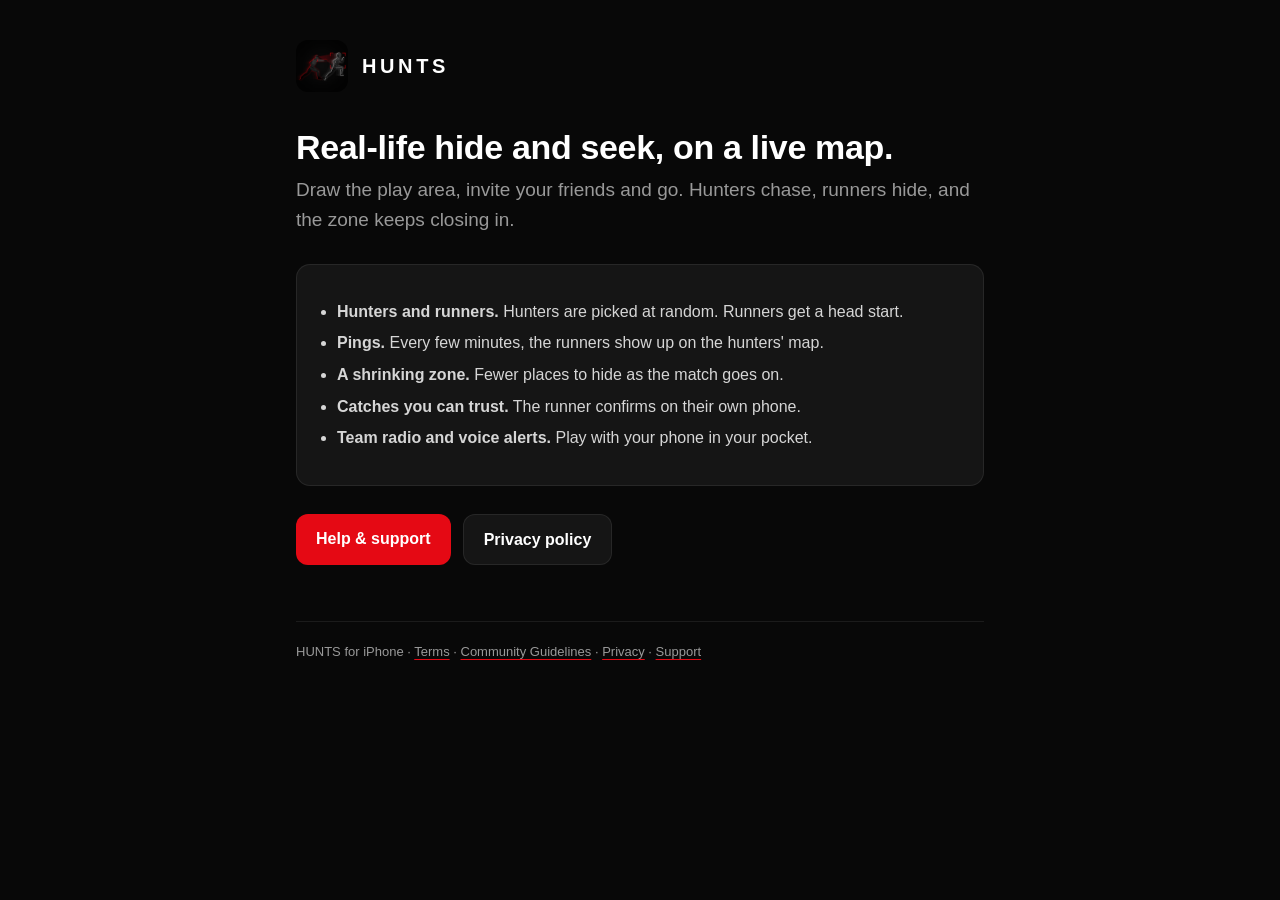
<file: index.html>
<!doctype html>
<html lang="en">
<head>
  <meta charset="utf-8">
  <meta name="viewport" content="width=device-width, initial-scale=1">
  <title>HUNTS – real-life hide and seek</title>
  <meta name="description" content="HUNTS turns your neighbourhood into a live game of hide and seek: hunters, runners, pings and a shrinking zone on a real map.">
  <link rel="icon" href="favicon.png">
  <link rel="apple-touch-icon" href="apple-touch-icon.png">
  <link rel="stylesheet" href="style.css">
</head>
<body>
  <main>
    <header class="brand">
      <img src="icon.png" alt="">
      <a href="./">HUNTS</a>
    </header>

    <h1>Real-life hide and seek, on a live map.</h1>
    <p class="lead">Draw the play area, invite your friends and go. Hunters chase, runners hide, and the zone keeps closing in.</p>

    <div class="card">
      <ul>
        <li><strong>Hunters and runners.</strong> Hunters are picked at random. Runners get a head start.</li>
        <li><strong>Pings.</strong> Every few minutes, the runners show up on the hunters' map.</li>
        <li><strong>A shrinking zone.</strong> Fewer places to hide as the match goes on.</li>
        <li><strong>Catches you can trust.</strong> The runner confirms on their own phone.</li>
        <li><strong>Team radio and voice alerts.</strong> Play with your phone in your pocket.</li>
      </ul>
    </div>

    <div class="links">
      <a class="button" href="support/">Help &amp; support</a>
      <a class="button secondary" href="privacy/">Privacy policy</a>
    </div>

    <footer>
      HUNTS for iPhone · <a href="terms/">Terms</a> · <a href="community/">Community Guidelines</a> · <a href="privacy/">Privacy</a> · <a href="support/">Support</a>
    </footer>
  </main>
</body>
</html>
</file>
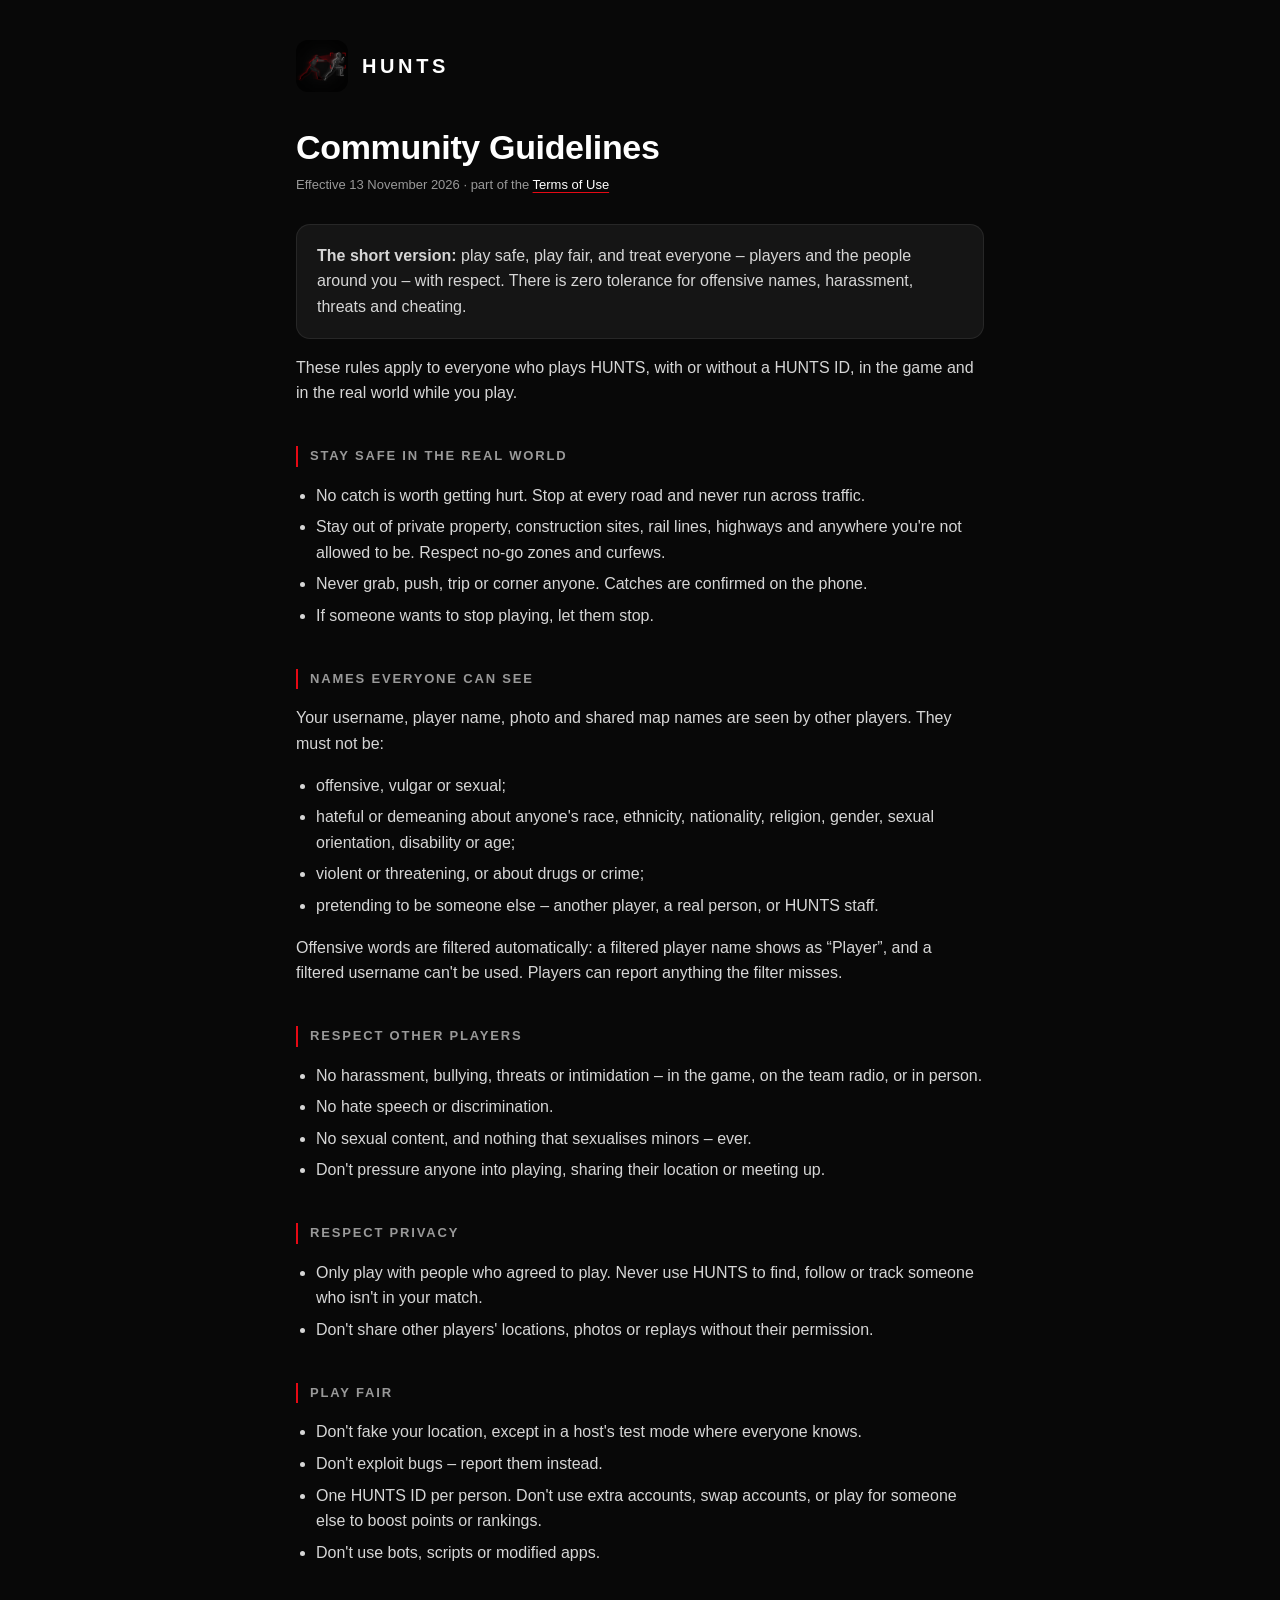
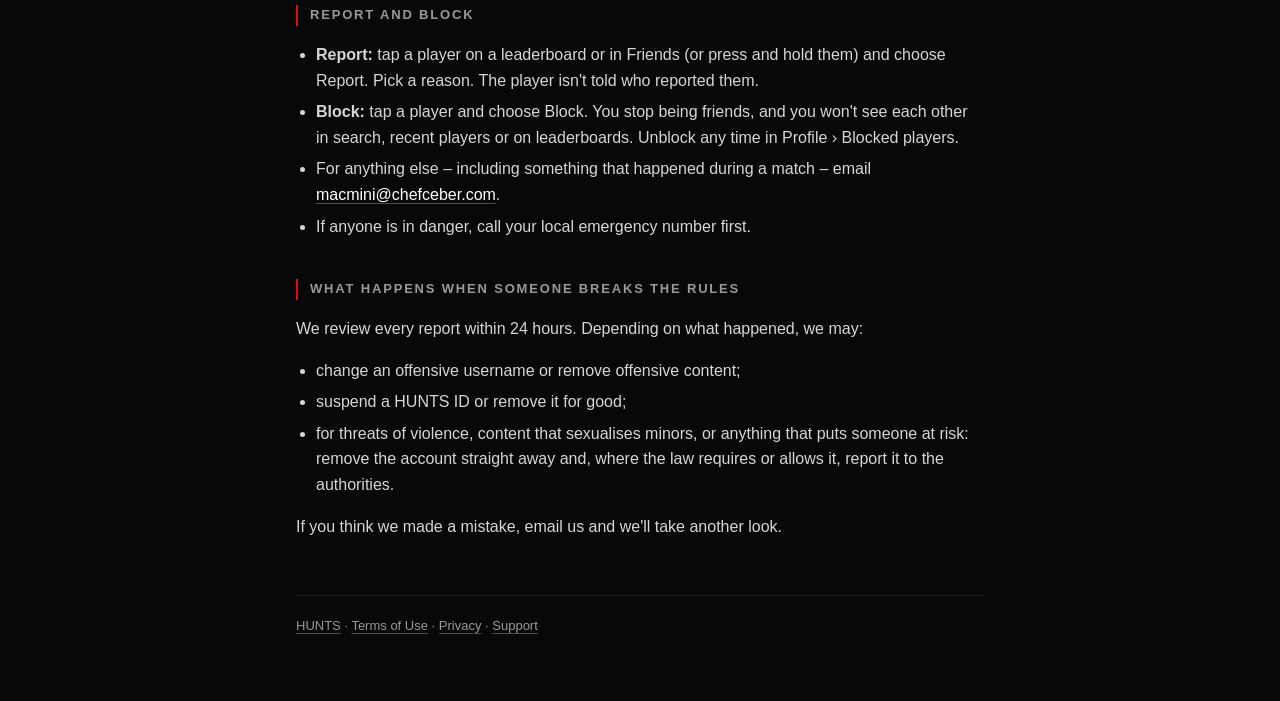
<file: community/index.html>
<!doctype html>
<html lang="en">
<head>
  <meta charset="utf-8">
  <meta name="viewport" content="width=device-width, initial-scale=1">
  <title>HUNTS – Community Guidelines</title>
  <meta name="description" content="How to play HUNTS fairly and safely: names, behaviour, fair play, privacy, and what happens when someone breaks the rules.">
  <link rel="icon" href="../favicon.png">
  <link rel="apple-touch-icon" href="../apple-touch-icon.png">
  <link rel="stylesheet" href="../style.css">
</head>
<body>
  <main>
    <header class="brand">
      <img src="../icon.png" alt="">
      <a href="../">HUNTS</a>
    </header>

    <h1>Community Guidelines</h1>
    <p class="updated">Effective 13 November 2026 · part of the <a href="../terms/">Terms of Use</a></p>

    <div class="card">
      <p><strong>The short version:</strong> play safe, play fair, and treat everyone – players and the people around you – with respect. There is zero tolerance for offensive names, harassment, threats and cheating.</p>
    </div>

    <p>These rules apply to everyone who plays HUNTS, with or without a HUNTS ID, in the game and in the real world while you play.</p>

    <h2>Stay safe in the real world</h2>
    <ul>
      <li>No catch is worth getting hurt. Stop at every road and never run across traffic.</li>
      <li>Stay out of private property, construction sites, rail lines, highways and anywhere you're not allowed to be. Respect no-go zones and curfews.</li>
      <li>Never grab, push, trip or corner anyone. Catches are confirmed on the phone.</li>
      <li>If someone wants to stop playing, let them stop.</li>
    </ul>

    <h2>Names everyone can see</h2>
    <p>Your username, player name, photo and shared map names are seen by other players. They must not be:</p>
    <ul>
      <li>offensive, vulgar or sexual;</li>
      <li>hateful or demeaning about anyone's race, ethnicity, nationality, religion, gender, sexual orientation, disability or age;</li>
      <li>violent or threatening, or about drugs or crime;</li>
      <li>pretending to be someone else – another player, a real person, or HUNTS staff.</li>
    </ul>
    <p>Offensive words are filtered automatically: a filtered player name shows as “Player”, and a filtered username can't be used. Players can report anything the filter misses.</p>

    <h2>Respect other players</h2>
    <ul>
      <li>No harassment, bullying, threats or intimidation – in the game, on the team radio, or in person.</li>
      <li>No hate speech or discrimination.</li>
      <li>No sexual content, and nothing that sexualises minors – ever.</li>
      <li>Don't pressure anyone into playing, sharing their location or meeting up.</li>
    </ul>

    <h2>Respect privacy</h2>
    <ul>
      <li>Only play with people who agreed to play. Never use HUNTS to find, follow or track someone who isn't in your match.</li>
      <li>Don't share other players' locations, photos or replays without their permission.</li>
    </ul>

    <h2>Play fair</h2>
    <ul>
      <li>Don't fake your location, except in a host's test mode where everyone knows.</li>
      <li>Don't exploit bugs – report them instead.</li>
      <li>One HUNTS ID per person. Don't use extra accounts, swap accounts, or play for someone else to boost points or rankings.</li>
      <li>Don't use bots, scripts or modified apps.</li>
    </ul>

    <h2>Report and block</h2>
    <ul>
      <li><strong>Report:</strong> tap a player on a leaderboard or in Friends (or press and hold them) and choose Report. Pick a reason. The player isn't told who reported them.</li>
      <li><strong>Block:</strong> tap a player and choose Block. You stop being friends, and you won't see each other in search, recent players or on leaderboards. Unblock any time in Profile › Blocked players.</li>
      <li>For anything else – including something that happened during a match – email <a href="mailto:macmini@chefceber.com?subject=HUNTS%20report">macmini@chefceber.com</a>.</li>
      <li>If anyone is in danger, call your local emergency number first.</li>
    </ul>

    <h2>What happens when someone breaks the rules</h2>
    <p>We review every report within 24 hours. Depending on what happened, we may:</p>
    <ul>
      <li>change an offensive username or remove offensive content;</li>
      <li>suspend a HUNTS ID or remove it for good;</li>
      <li>for threats of violence, content that sexualises minors, or anything that puts someone at risk: remove the account straight away and, where the law requires or allows it, report it to the authorities.</li>
    </ul>
    <p>If you think we made a mistake, email us and we'll take another look.</p>

    <footer>
      <a href="../">HUNTS</a> · <a href="../terms/">Terms of Use</a> · <a href="../privacy/">Privacy</a> · <a href="../support/">Support</a>
    </footer>
  </main>
</body>
</html>
</file>
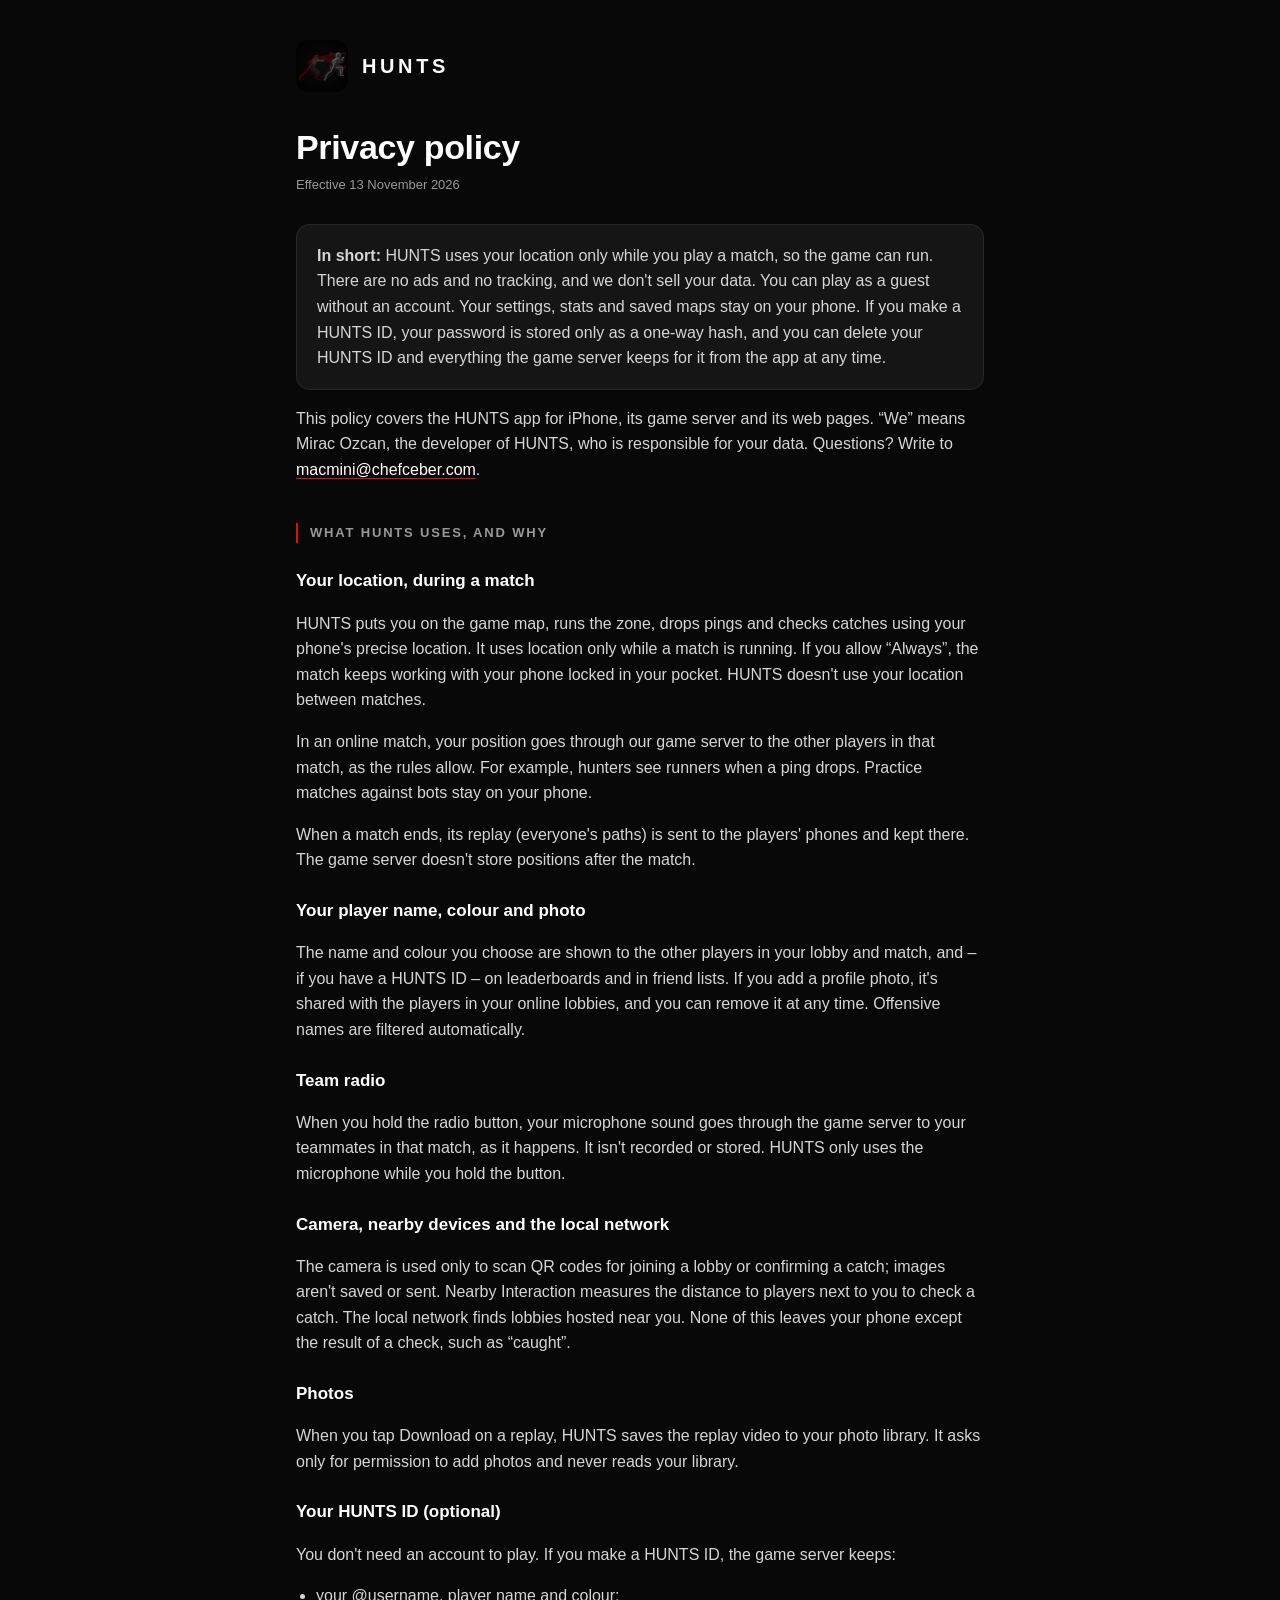
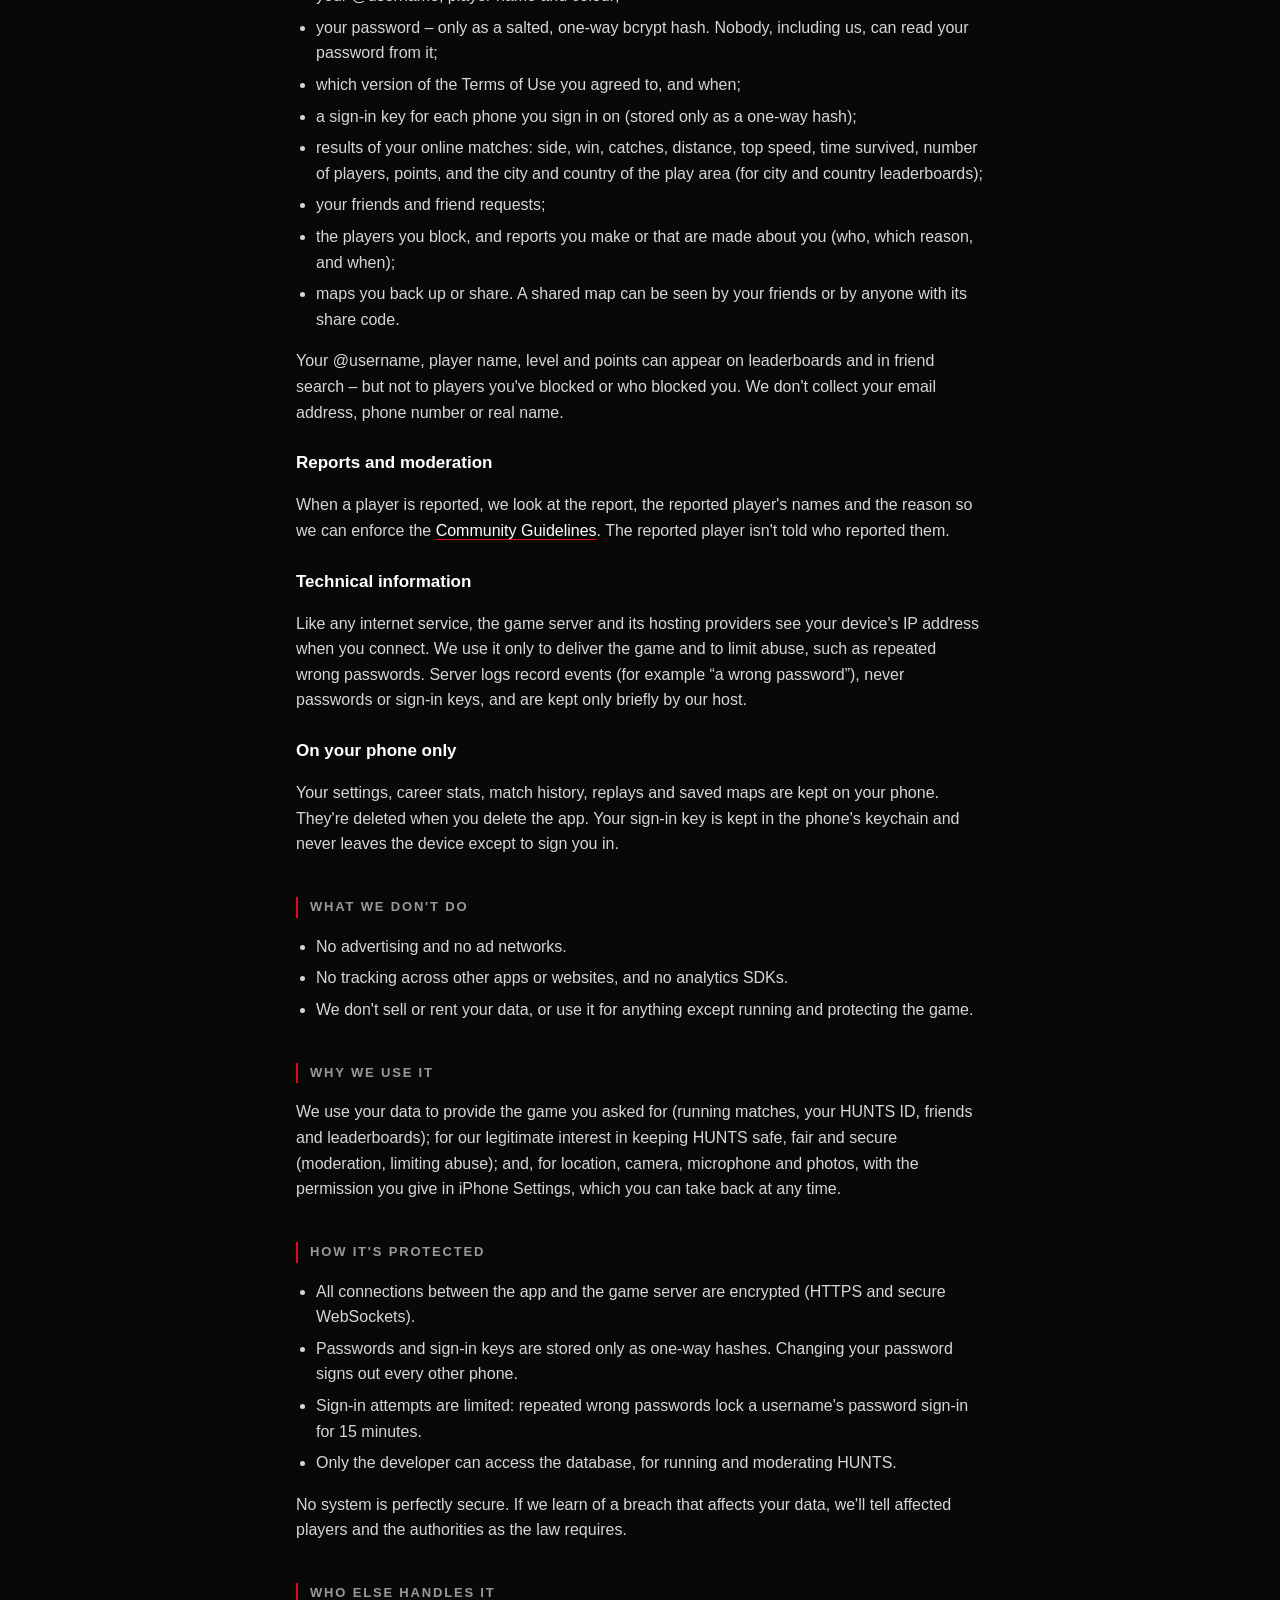
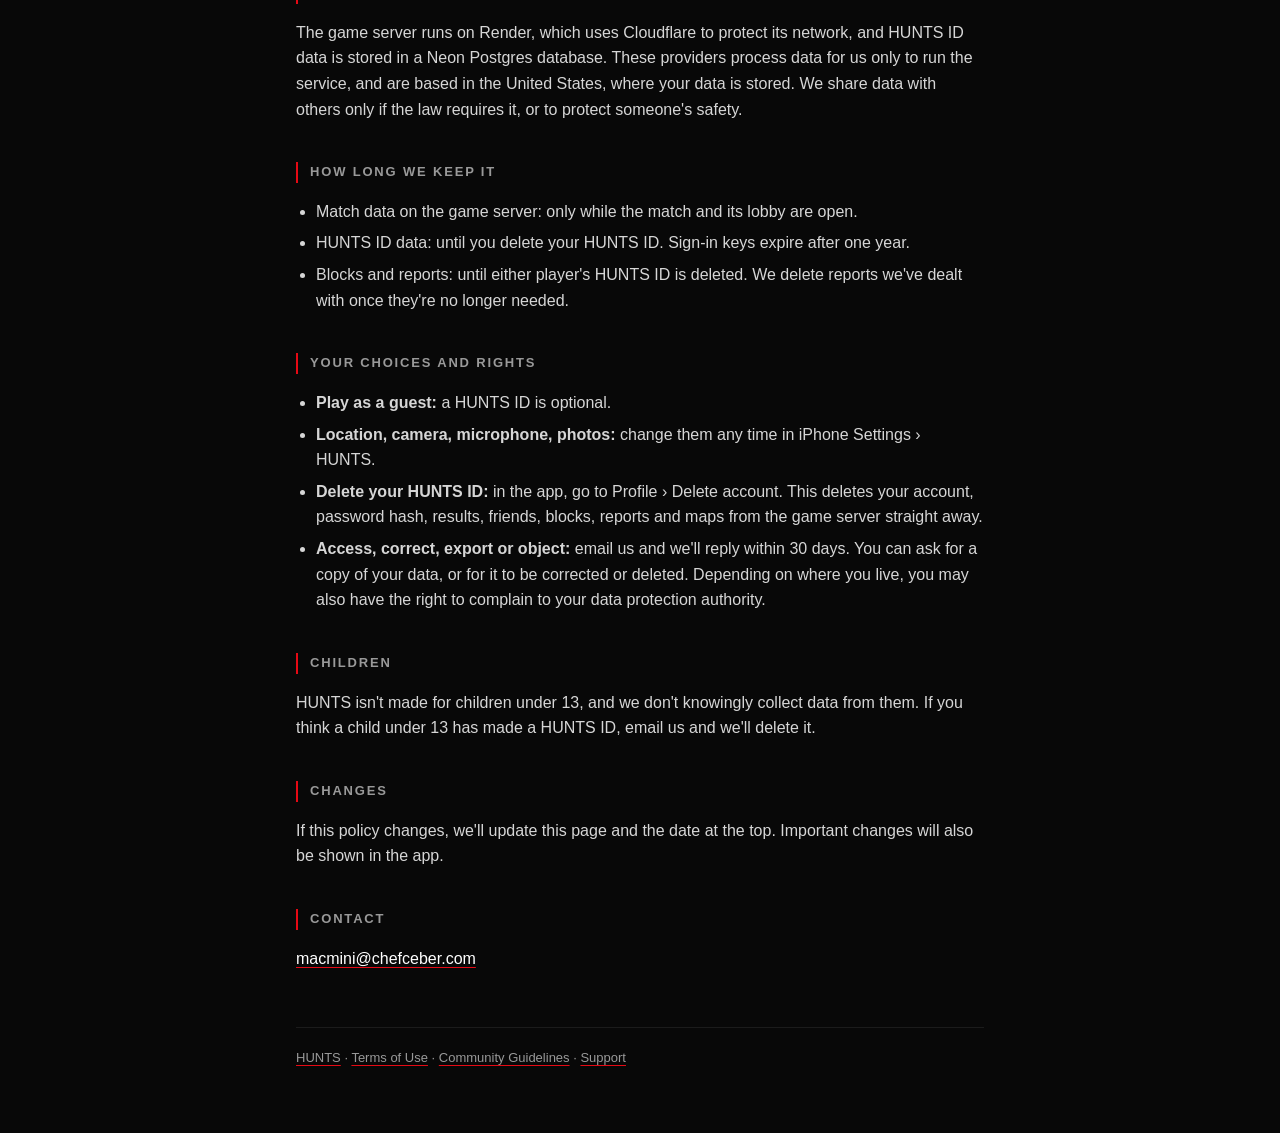
<file: privacy/index.html>
<!doctype html>
<html lang="en">
<head>
  <meta charset="utf-8">
  <meta name="viewport" content="width=device-width, initial-scale=1">
  <title>HUNTS – Privacy policy</title>
  <meta name="description" content="What HUNTS does with your location and other data, how it's protected, and how to delete it.">
  <link rel="icon" href="../favicon.png">
  <link rel="apple-touch-icon" href="../apple-touch-icon.png">
  <link rel="stylesheet" href="../style.css">
</head>
<body>
  <main>
    <header class="brand">
      <img src="../icon.png" alt="">
      <a href="../">HUNTS</a>
    </header>

    <h1>Privacy policy</h1>
    <p class="updated">Effective 13 November 2026</p>

    <div class="card">
      <p><strong>In short:</strong> HUNTS uses your location only while you play a match, so the game can run. There are no ads and no tracking, and we don't sell your data. You can play as a guest without an account. Your settings, stats and saved maps stay on your phone. If you make a HUNTS ID, your password is stored only as a one-way hash, and you can delete your HUNTS ID and everything the game server keeps for it from the app at any time.</p>
    </div>

    <p>This policy covers the HUNTS app for iPhone, its game server and its web pages. “We” means Mirac Ozcan, the developer of HUNTS, who is responsible for your data. Questions? Write to <a href="mailto:macmini@chefceber.com">macmini@chefceber.com</a>.</p>

    <h2>What HUNTS uses, and why</h2>

    <h3>Your location, during a match</h3>
    <p>HUNTS puts you on the game map, runs the zone, drops pings and checks catches using your phone's precise location. It uses location only while a match is running. If you allow “Always”, the match keeps working with your phone locked in your pocket. HUNTS doesn't use your location between matches.</p>
    <p>In an online match, your position goes through our game server to the other players in that match, as the rules allow. For example, hunters see runners when a ping drops. Practice matches against bots stay on your phone.</p>
    <p>When a match ends, its replay (everyone's paths) is sent to the players' phones and kept there. The game server doesn't store positions after the match.</p>

    <h3>Your player name, colour and photo</h3>
    <p>The name and colour you choose are shown to the other players in your lobby and match, and – if you have a HUNTS ID – on leaderboards and in friend lists. If you add a profile photo, it's shared with the players in your online lobbies, and you can remove it at any time. Offensive names are filtered automatically.</p>

    <h3>Team radio</h3>
    <p>When you hold the radio button, your microphone sound goes through the game server to your teammates in that match, as it happens. It isn't recorded or stored. HUNTS only uses the microphone while you hold the button.</p>

    <h3>Camera, nearby devices and the local network</h3>
    <p>The camera is used only to scan QR codes for joining a lobby or confirming a catch; images aren't saved or sent. Nearby Interaction measures the distance to players next to you to check a catch. The local network finds lobbies hosted near you. None of this leaves your phone except the result of a check, such as “caught”.</p>

    <h3>Photos</h3>
    <p>When you tap Download on a replay, HUNTS saves the replay video to your photo library. It asks only for permission to add photos and never reads your library.</p>

    <h3>Your HUNTS ID (optional)</h3>
    <p>You don't need an account to play. If you make a HUNTS ID, the game server keeps:</p>
    <ul>
      <li>your @username, player name and colour;</li>
      <li>your password – only as a salted, one-way bcrypt hash. Nobody, including us, can read your password from it;</li>
      <li>which version of the Terms of Use you agreed to, and when;</li>
      <li>a sign-in key for each phone you sign in on (stored only as a one-way hash);</li>
      <li>results of your online matches: side, win, catches, distance, top speed, time survived, number of players, points, and the city and country of the play area (for city and country leaderboards);</li>
      <li>your friends and friend requests;</li>
      <li>the players you block, and reports you make or that are made about you (who, which reason, and when);</li>
      <li>maps you back up or share. A shared map can be seen by your friends or by anyone with its share code.</li>
    </ul>
    <p>Your @username, player name, level and points can appear on leaderboards and in friend search – but not to players you've blocked or who blocked you. We don't collect your email address, phone number or real name.</p>

    <h3>Reports and moderation</h3>
    <p>When a player is reported, we look at the report, the reported player's names and the reason so we can enforce the <a href="../community/">Community Guidelines</a>. The reported player isn't told who reported them.</p>

    <h3>Technical information</h3>
    <p>Like any internet service, the game server and its hosting providers see your device's IP address when you connect. We use it only to deliver the game and to limit abuse, such as repeated wrong passwords. Server logs record events (for example “a wrong password”), never passwords or sign-in keys, and are kept only briefly by our host.</p>

    <h3>On your phone only</h3>
    <p>Your settings, career stats, match history, replays and saved maps are kept on your phone. They're deleted when you delete the app. Your sign-in key is kept in the phone's keychain and never leaves the device except to sign you in.</p>

    <h2>What we don't do</h2>
    <ul>
      <li>No advertising and no ad networks.</li>
      <li>No tracking across other apps or websites, and no analytics SDKs.</li>
      <li>We don't sell or rent your data, or use it for anything except running and protecting the game.</li>
    </ul>

    <h2>Why we use it</h2>
    <p>We use your data to provide the game you asked for (running matches, your HUNTS ID, friends and leaderboards); for our legitimate interest in keeping HUNTS safe, fair and secure (moderation, limiting abuse); and, for location, camera, microphone and photos, with the permission you give in iPhone Settings, which you can take back at any time.</p>

    <h2>How it's protected</h2>
    <ul>
      <li>All connections between the app and the game server are encrypted (HTTPS and secure WebSockets).</li>
      <li>Passwords and sign-in keys are stored only as one-way hashes. Changing your password signs out every other phone.</li>
      <li>Sign-in attempts are limited: repeated wrong passwords lock a username's password sign-in for 15 minutes.</li>
      <li>Only the developer can access the database, for running and moderating HUNTS.</li>
    </ul>
    <p>No system is perfectly secure. If we learn of a breach that affects your data, we'll tell affected players and the authorities as the law requires.</p>

    <h2>Who else handles it</h2>
    <p>The game server runs on Render, which uses Cloudflare to protect its network, and HUNTS ID data is stored in a Neon Postgres database. These providers process data for us only to run the service, and are based in the United States, where your data is stored. We share data with others only if the law requires it, or to protect someone's safety.</p>

    <h2>How long we keep it</h2>
    <ul>
      <li>Match data on the game server: only while the match and its lobby are open.</li>
      <li>HUNTS ID data: until you delete your HUNTS ID. Sign-in keys expire after one year.</li>
      <li>Blocks and reports: until either player's HUNTS ID is deleted. We delete reports we've dealt with once they're no longer needed.</li>
    </ul>

    <h2>Your choices and rights</h2>
    <ul>
      <li><strong>Play as a guest:</strong> a HUNTS ID is optional.</li>
      <li><strong>Location, camera, microphone, photos:</strong> change them any time in iPhone Settings › HUNTS.</li>
      <li><strong>Delete your HUNTS ID:</strong> in the app, go to Profile › Delete account. This deletes your account, password hash, results, friends, blocks, reports and maps from the game server straight away.</li>
      <li><strong>Access, correct, export or object:</strong> email us and we'll reply within 30 days. You can ask for a copy of your data, or for it to be corrected or deleted. Depending on where you live, you may also have the right to complain to your data protection authority.</li>
    </ul>

    <h2>Children</h2>
    <p>HUNTS isn't made for children under 13, and we don't knowingly collect data from them. If you think a child under 13 has made a HUNTS ID, email us and we'll delete it.</p>

    <h2>Changes</h2>
    <p>If this policy changes, we'll update this page and the date at the top. Important changes will also be shown in the app.</p>

    <h2>Contact</h2>
    <p><a href="mailto:macmini@chefceber.com">macmini@chefceber.com</a></p>

    <footer>
      <a href="../">HUNTS</a> · <a href="../terms/">Terms of Use</a> · <a href="../community/">Community Guidelines</a> · <a href="../support/">Support</a>
    </footer>
  </main>
</body>
</html>
</file>
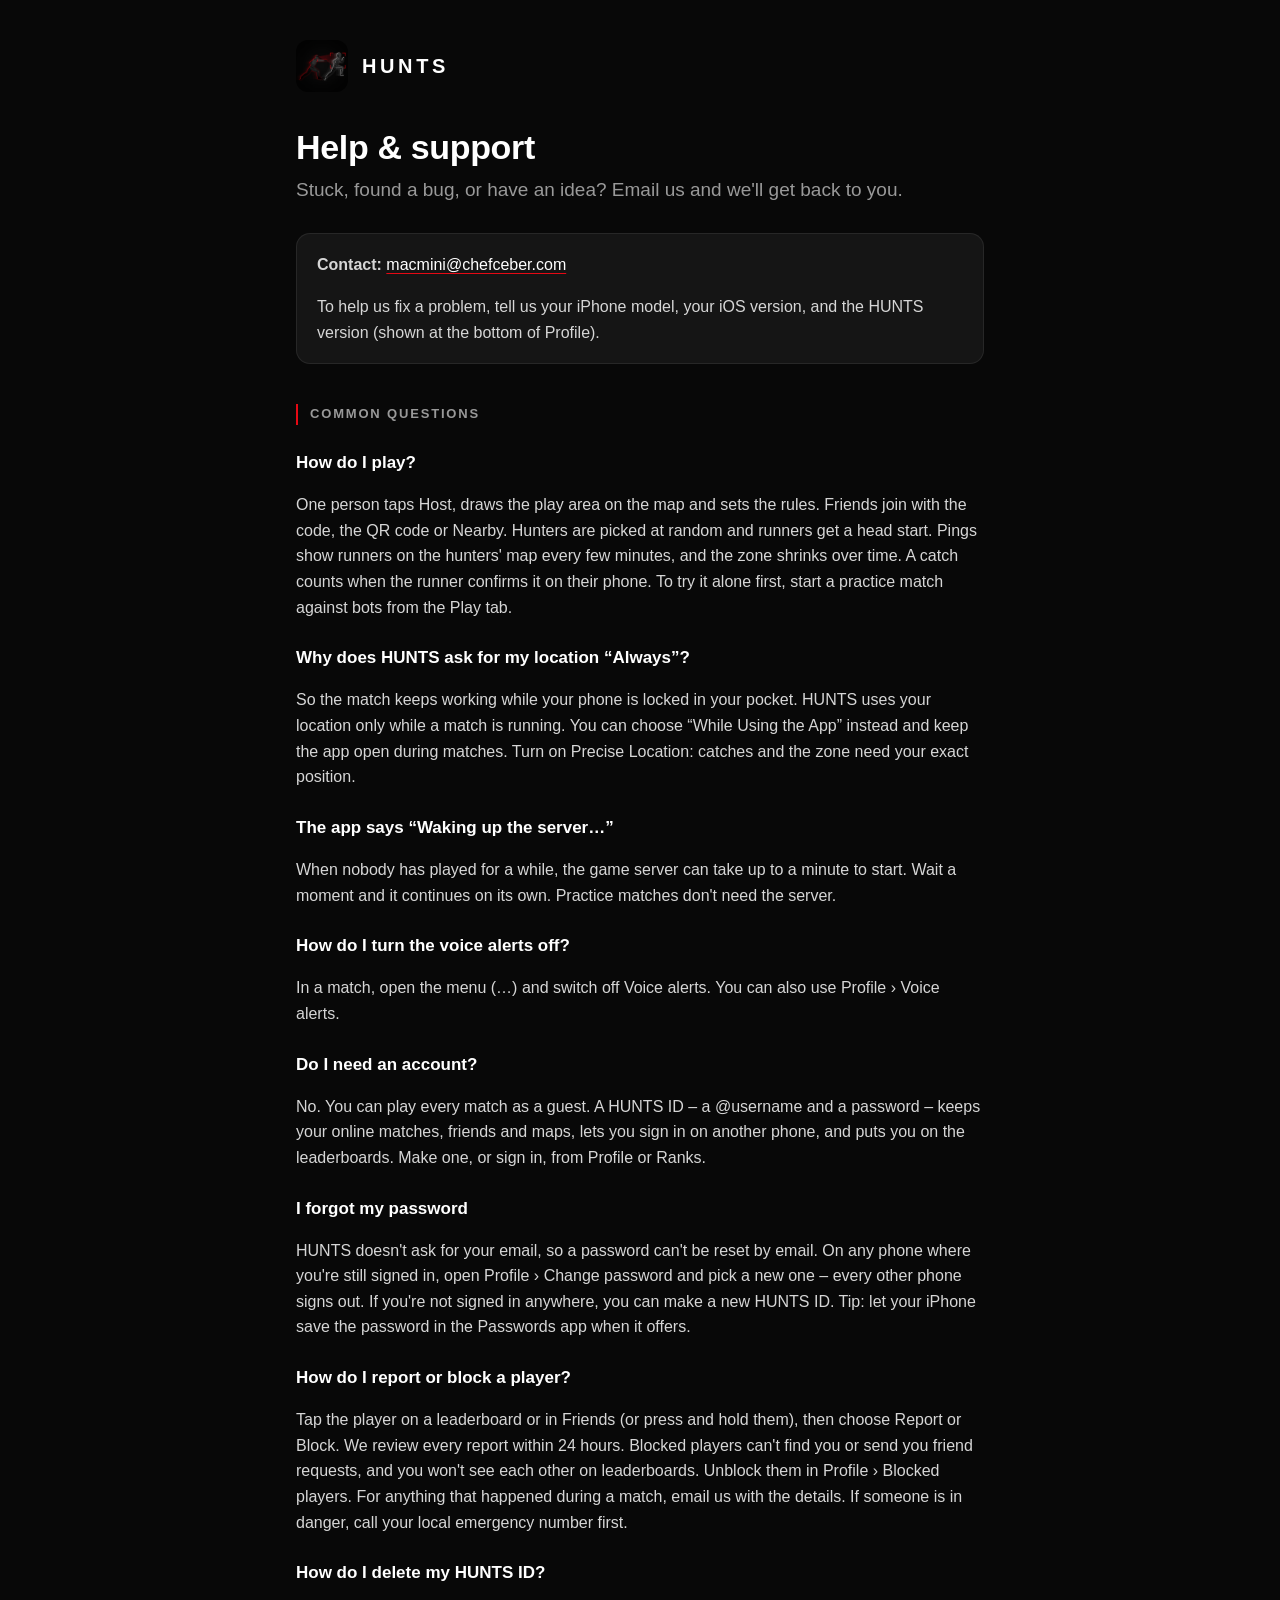
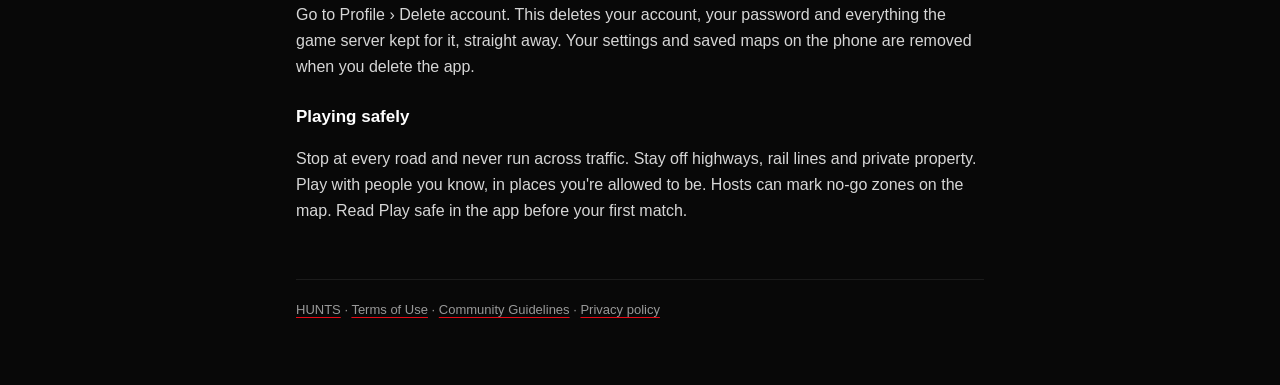
<file: support/index.html>
<!doctype html>
<html lang="en">
<head>
  <meta charset="utf-8">
  <meta name="viewport" content="width=device-width, initial-scale=1">
  <title>HUNTS – Help &amp; support</title>
  <meta name="description" content="Get help with HUNTS: how to play, location, the game server, voice alerts, your HUNTS ID and password, and reporting or blocking players.">
  <link rel="icon" href="../favicon.png">
  <link rel="apple-touch-icon" href="../apple-touch-icon.png">
  <link rel="stylesheet" href="../style.css">
</head>
<body>
  <main>
    <header class="brand">
      <img src="../icon.png" alt="">
      <a href="../">HUNTS</a>
    </header>

    <h1>Help &amp; support</h1>
    <p class="lead">Stuck, found a bug, or have an idea? Email us and we'll get back to you.</p>

    <div class="card">
      <p><strong>Contact:</strong> <a href="mailto:macmini@chefceber.com?subject=HUNTS%20support">macmini@chefceber.com</a></p>
      <p>To help us fix a problem, tell us your iPhone model, your iOS version, and the HUNTS version (shown at the bottom of Profile).</p>
    </div>

    <h2>Common questions</h2>

    <h3>How do I play?</h3>
    <p>One person taps Host, draws the play area on the map and sets the rules. Friends join with the code, the QR code or Nearby. Hunters are picked at random and runners get a head start. Pings show runners on the hunters' map every few minutes, and the zone shrinks over time. A catch counts when the runner confirms it on their phone. To try it alone first, start a practice match against bots from the Play tab.</p>

    <h3>Why does HUNTS ask for my location “Always”?</h3>
    <p>So the match keeps working while your phone is locked in your pocket. HUNTS uses your location only while a match is running. You can choose “While Using the App” instead and keep the app open during matches. Turn on Precise Location: catches and the zone need your exact position.</p>

    <h3>The app says “Waking up the server…”</h3>
    <p>When nobody has played for a while, the game server can take up to a minute to start. Wait a moment and it continues on its own. Practice matches don't need the server.</p>

    <h3>How do I turn the voice alerts off?</h3>
    <p>In a match, open the menu (…) and switch off Voice alerts. You can also use Profile › Voice alerts.</p>

    <h3>Do I need an account?</h3>
    <p>No. You can play every match as a guest. A HUNTS ID – a @username and a password – keeps your online matches, friends and maps, lets you sign in on another phone, and puts you on the leaderboards. Make one, or sign in, from Profile or Ranks.</p>

    <h3>I forgot my password</h3>
    <p>HUNTS doesn't ask for your email, so a password can't be reset by email. On any phone where you're still signed in, open Profile › Change password and pick a new one – every other phone signs out. If you're not signed in anywhere, you can make a new HUNTS ID. Tip: let your iPhone save the password in the Passwords app when it offers.</p>

    <h3>How do I report or block a player?</h3>
    <p>Tap the player on a leaderboard or in Friends (or press and hold them), then choose Report or Block. We review every report within 24 hours. Blocked players can't find you or send you friend requests, and you won't see each other on leaderboards. Unblock them in Profile › Blocked players. For anything that happened during a match, email us with the details. If someone is in danger, call your local emergency number first.</p>

    <h3>How do I delete my HUNTS ID?</h3>
    <p>Go to Profile › Delete account. This deletes your account, your password and everything the game server kept for it, straight away. Your settings and saved maps on the phone are removed when you delete the app.</p>

    <h3>Playing safely</h3>
    <p>Stop at every road and never run across traffic. Stay off highways, rail lines and private property. Play with people you know, in places you're allowed to be. Hosts can mark no-go zones on the map. Read Play safe in the app before your first match.</p>

    <footer>
      <a href="../">HUNTS</a> · <a href="../terms/">Terms of Use</a> · <a href="../community/">Community Guidelines</a> · <a href="../privacy/">Privacy policy</a>
    </footer>
  </main>
</body>
</html>
</file>
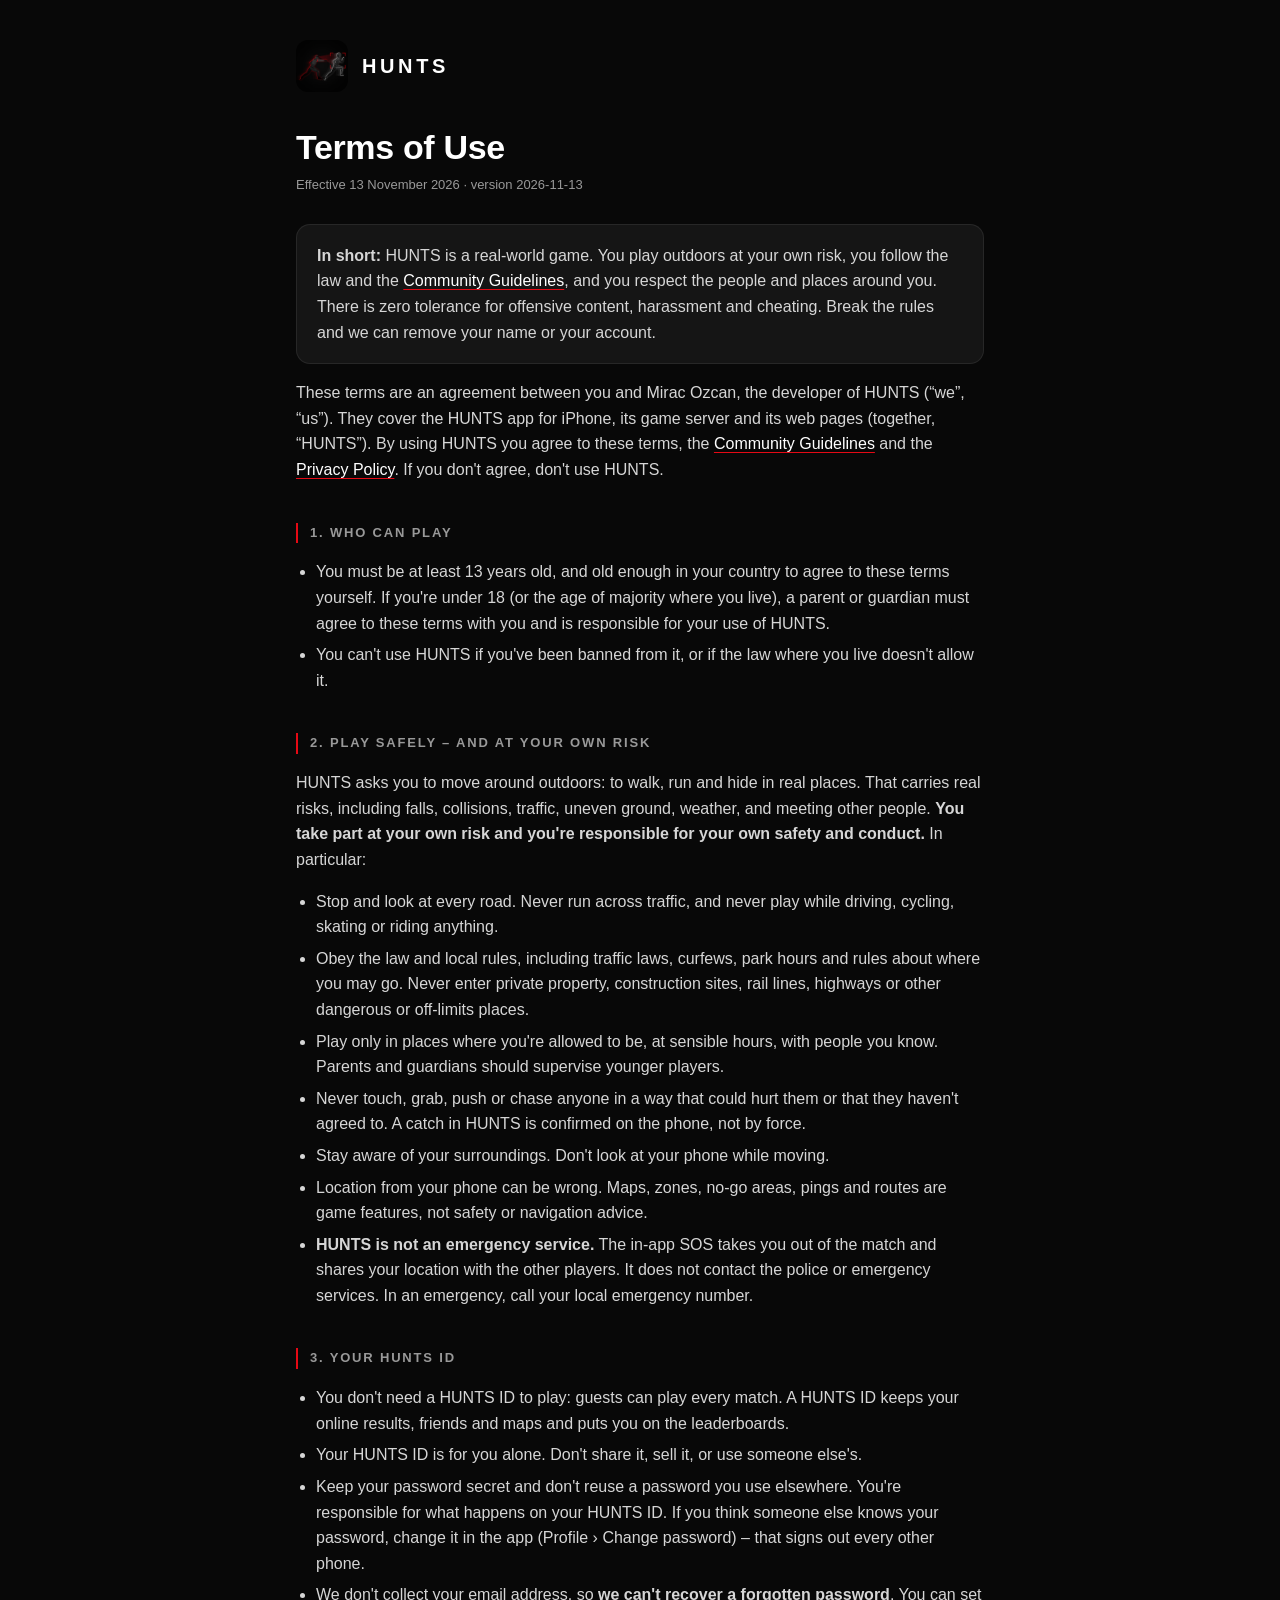
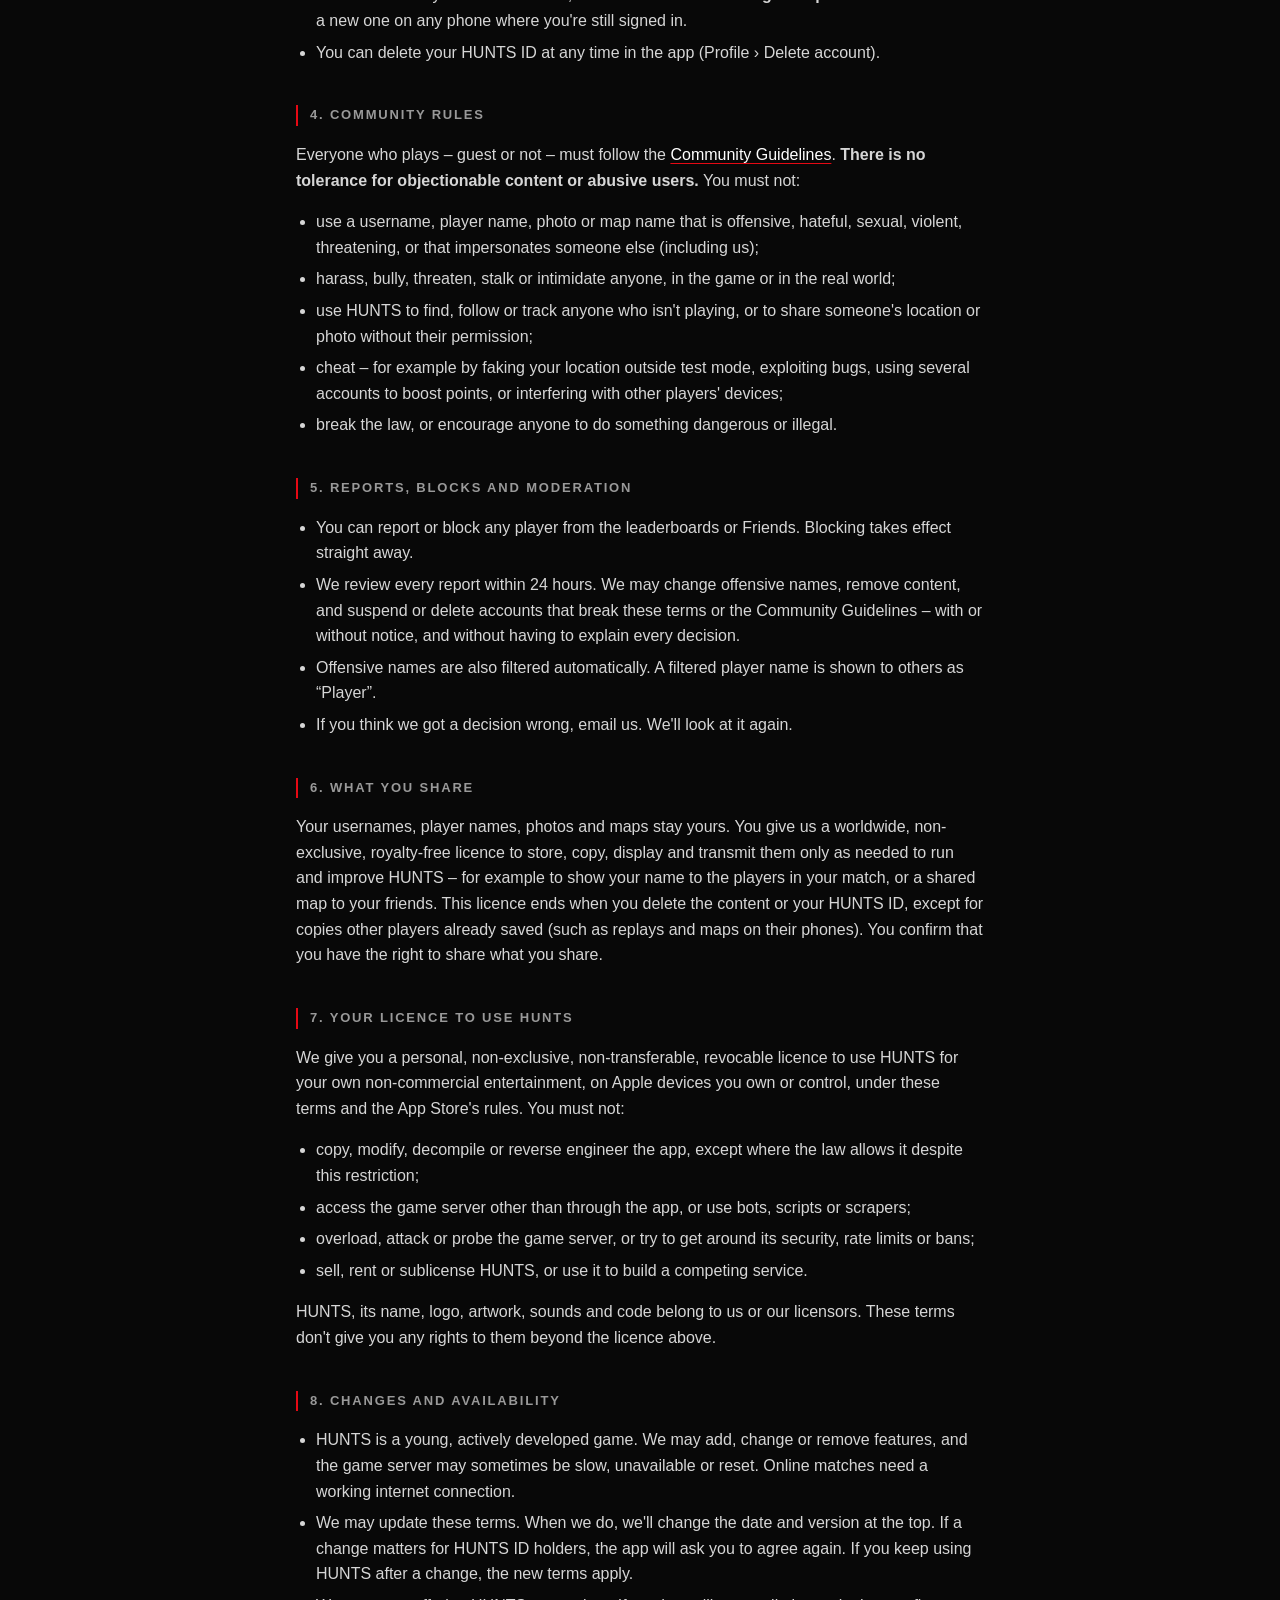
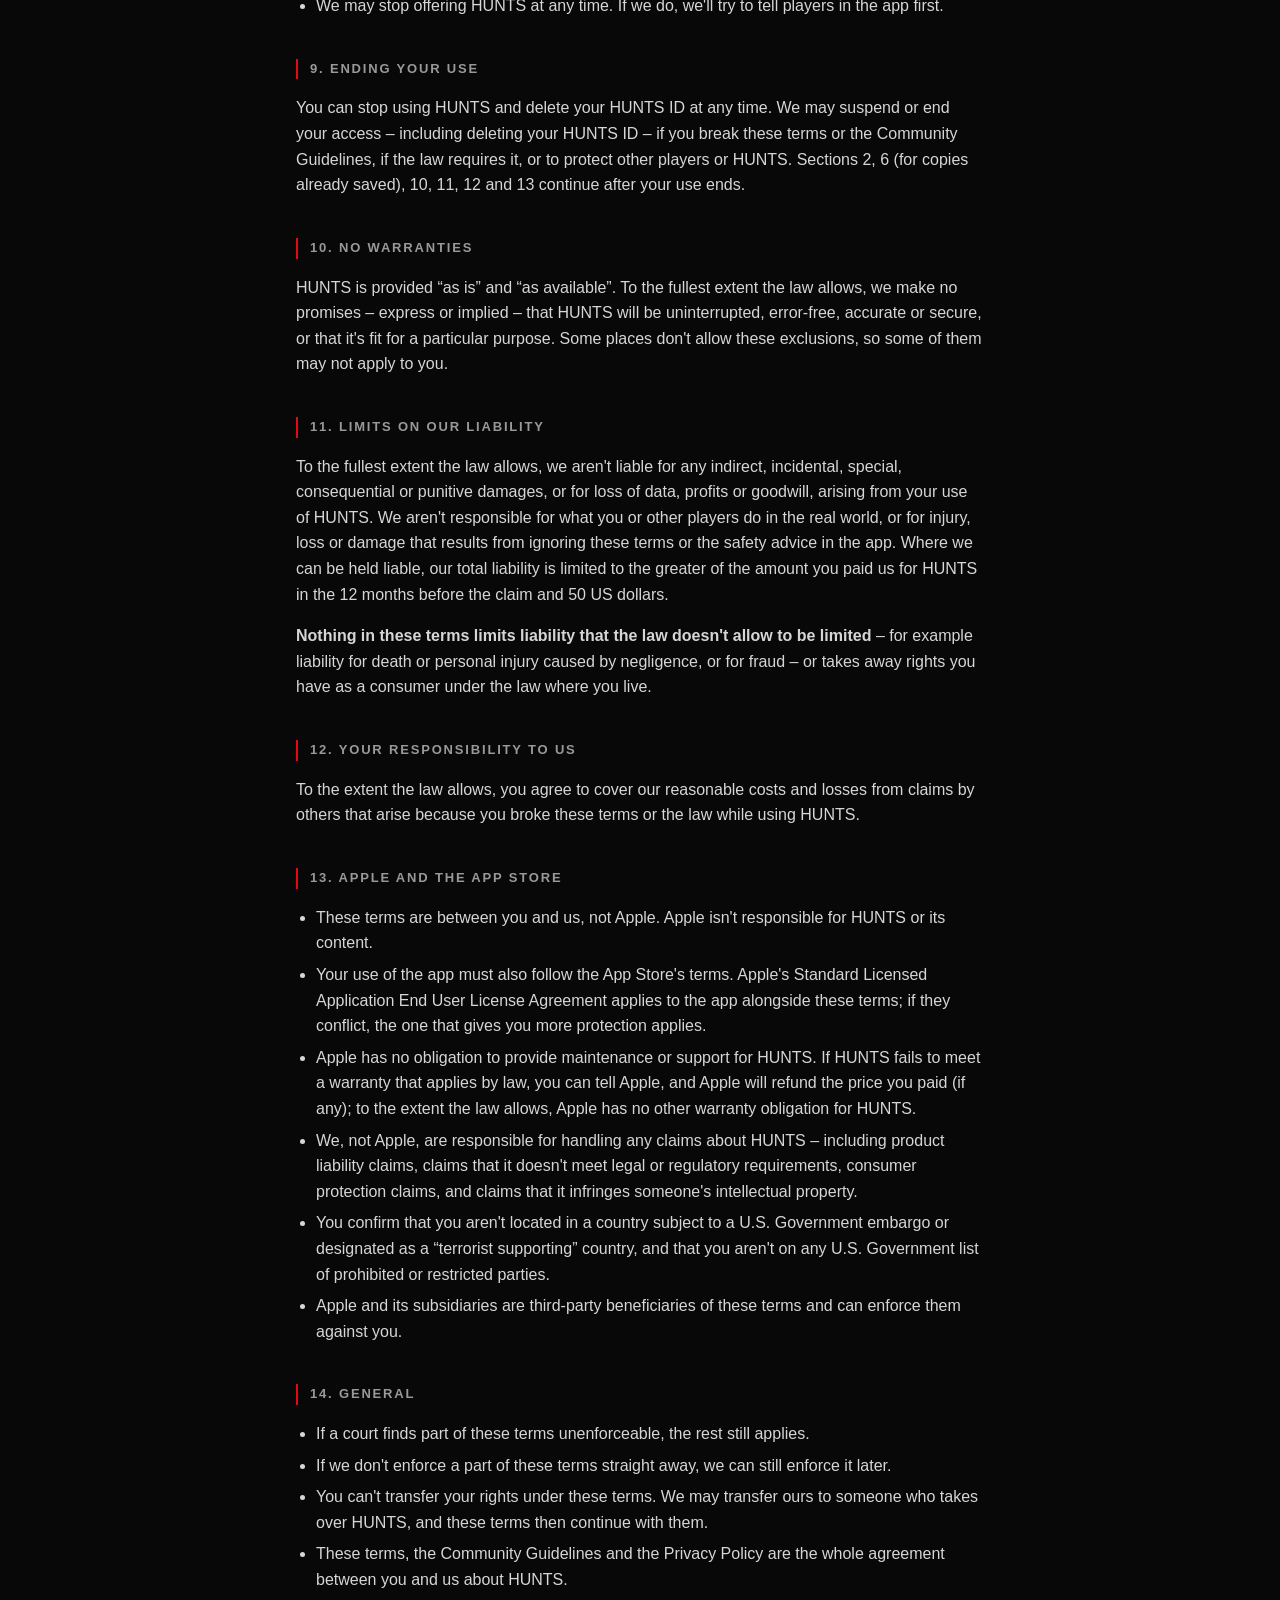
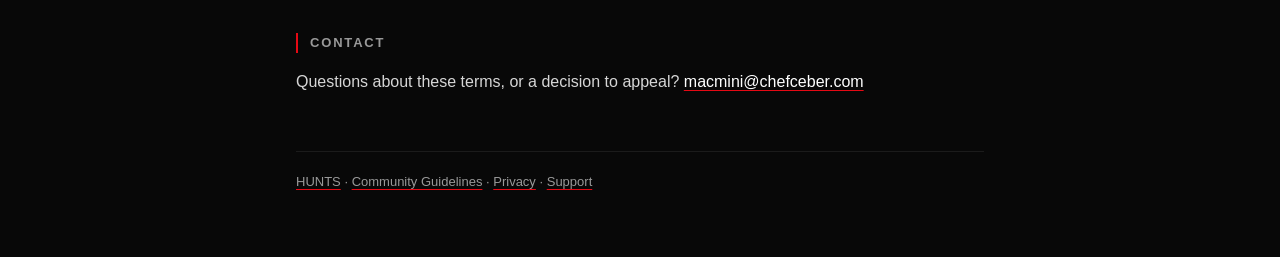
<file: terms/index.html>
<!doctype html>
<html lang="en">
<head>
  <meta charset="utf-8">
  <meta name="viewport" content="width=device-width, initial-scale=1">
  <title>HUNTS – Terms of Use</title>
  <meta name="description" content="The rules for using HUNTS: playing safely and at your own risk, your HUNTS ID, the community rules, and what we can and can't promise.">
  <link rel="icon" href="../favicon.png">
  <link rel="apple-touch-icon" href="../apple-touch-icon.png">
  <link rel="stylesheet" href="../style.css">
</head>
<body>
  <main>
    <header class="brand">
      <img src="../icon.png" alt="">
      <a href="../">HUNTS</a>
    </header>

    <h1>Terms of Use</h1>
    <p class="updated">Effective 13 November 2026 · version 2026-11-13</p>

    <div class="card">
      <p><strong>In short:</strong> HUNTS is a real-world game. You play outdoors at your own risk, you follow the law and the <a href="../community/">Community Guidelines</a>, and you respect the people and places around you. There is zero tolerance for offensive content, harassment and cheating. Break the rules and we can remove your name or your account.</p>
    </div>

    <p>These terms are an agreement between you and Mirac Ozcan, the developer of HUNTS (“we”, “us”). They cover the HUNTS app for iPhone, its game server and its web pages (together, “HUNTS”). By using HUNTS you agree to these terms, the <a href="../community/">Community Guidelines</a> and the <a href="../privacy/">Privacy Policy</a>. If you don't agree, don't use HUNTS.</p>

    <h2>1. Who can play</h2>
    <ul>
      <li>You must be at least 13 years old, and old enough in your country to agree to these terms yourself. If you're under 18 (or the age of majority where you live), a parent or guardian must agree to these terms with you and is responsible for your use of HUNTS.</li>
      <li>You can't use HUNTS if you've been banned from it, or if the law where you live doesn't allow it.</li>
    </ul>

    <h2>2. Play safely – and at your own risk</h2>
    <p>HUNTS asks you to move around outdoors: to walk, run and hide in real places. That carries real risks, including falls, collisions, traffic, uneven ground, weather, and meeting other people. <strong>You take part at your own risk and you're responsible for your own safety and conduct.</strong> In particular:</p>
    <ul>
      <li>Stop and look at every road. Never run across traffic, and never play while driving, cycling, skating or riding anything.</li>
      <li>Obey the law and local rules, including traffic laws, curfews, park hours and rules about where you may go. Never enter private property, construction sites, rail lines, highways or other dangerous or off-limits places.</li>
      <li>Play only in places where you're allowed to be, at sensible hours, with people you know. Parents and guardians should supervise younger players.</li>
      <li>Never touch, grab, push or chase anyone in a way that could hurt them or that they haven't agreed to. A catch in HUNTS is confirmed on the phone, not by force.</li>
      <li>Stay aware of your surroundings. Don't look at your phone while moving.</li>
      <li>Location from your phone can be wrong. Maps, zones, no-go areas, pings and routes are game features, not safety or navigation advice.</li>
      <li><strong>HUNTS is not an emergency service.</strong> The in-app SOS takes you out of the match and shares your location with the other players. It does not contact the police or emergency services. In an emergency, call your local emergency number.</li>
    </ul>

    <h2>3. Your HUNTS ID</h2>
    <ul>
      <li>You don't need a HUNTS ID to play: guests can play every match. A HUNTS ID keeps your online results, friends and maps and puts you on the leaderboards.</li>
      <li>Your HUNTS ID is for you alone. Don't share it, sell it, or use someone else's.</li>
      <li>Keep your password secret and don't reuse a password you use elsewhere. You're responsible for what happens on your HUNTS ID. If you think someone else knows your password, change it in the app (Profile › Change password) – that signs out every other phone.</li>
      <li>We don't collect your email address, so <strong>we can't recover a forgotten password</strong>. You can set a new one on any phone where you're still signed in.</li>
      <li>You can delete your HUNTS ID at any time in the app (Profile › Delete account).</li>
    </ul>

    <h2>4. Community rules</h2>
    <p>Everyone who plays – guest or not – must follow the <a href="../community/">Community Guidelines</a>. <strong>There is no tolerance for objectionable content or abusive users.</strong> You must not:</p>
    <ul>
      <li>use a username, player name, photo or map name that is offensive, hateful, sexual, violent, threatening, or that impersonates someone else (including us);</li>
      <li>harass, bully, threaten, stalk or intimidate anyone, in the game or in the real world;</li>
      <li>use HUNTS to find, follow or track anyone who isn't playing, or to share someone's location or photo without their permission;</li>
      <li>cheat – for example by faking your location outside test mode, exploiting bugs, using several accounts to boost points, or interfering with other players' devices;</li>
      <li>break the law, or encourage anyone to do something dangerous or illegal.</li>
    </ul>

    <h2>5. Reports, blocks and moderation</h2>
    <ul>
      <li>You can report or block any player from the leaderboards or Friends. Blocking takes effect straight away.</li>
      <li>We review every report within 24 hours. We may change offensive names, remove content, and suspend or delete accounts that break these terms or the Community Guidelines – with or without notice, and without having to explain every decision.</li>
      <li>Offensive names are also filtered automatically. A filtered player name is shown to others as “Player”.</li>
      <li>If you think we got a decision wrong, email us. We'll look at it again.</li>
    </ul>

    <h2>6. What you share</h2>
    <p>Your usernames, player names, photos and maps stay yours. You give us a worldwide, non-exclusive, royalty-free licence to store, copy, display and transmit them only as needed to run and improve HUNTS – for example to show your name to the players in your match, or a shared map to your friends. This licence ends when you delete the content or your HUNTS ID, except for copies other players already saved (such as replays and maps on their phones). You confirm that you have the right to share what you share.</p>

    <h2>7. Your licence to use HUNTS</h2>
    <p>We give you a personal, non-exclusive, non-transferable, revocable licence to use HUNTS for your own non-commercial entertainment, on Apple devices you own or control, under these terms and the App Store's rules. You must not:</p>
    <ul>
      <li>copy, modify, decompile or reverse engineer the app, except where the law allows it despite this restriction;</li>
      <li>access the game server other than through the app, or use bots, scripts or scrapers;</li>
      <li>overload, attack or probe the game server, or try to get around its security, rate limits or bans;</li>
      <li>sell, rent or sublicense HUNTS, or use it to build a competing service.</li>
    </ul>
    <p>HUNTS, its name, logo, artwork, sounds and code belong to us or our licensors. These terms don't give you any rights to them beyond the licence above.</p>

    <h2>8. Changes and availability</h2>
    <ul>
      <li>HUNTS is a young, actively developed game. We may add, change or remove features, and the game server may sometimes be slow, unavailable or reset. Online matches need a working internet connection.</li>
      <li>We may update these terms. When we do, we'll change the date and version at the top. If a change matters for HUNTS ID holders, the app will ask you to agree again. If you keep using HUNTS after a change, the new terms apply.</li>
      <li>We may stop offering HUNTS at any time. If we do, we'll try to tell players in the app first.</li>
    </ul>

    <h2>9. Ending your use</h2>
    <p>You can stop using HUNTS and delete your HUNTS ID at any time. We may suspend or end your access – including deleting your HUNTS ID – if you break these terms or the Community Guidelines, if the law requires it, or to protect other players or HUNTS. Sections 2, 6 (for copies already saved), 10, 11, 12 and 13 continue after your use ends.</p>

    <h2>10. No warranties</h2>
    <p>HUNTS is provided “as is” and “as available”. To the fullest extent the law allows, we make no promises – express or implied – that HUNTS will be uninterrupted, error-free, accurate or secure, or that it's fit for a particular purpose. Some places don't allow these exclusions, so some of them may not apply to you.</p>

    <h2>11. Limits on our liability</h2>
    <p>To the fullest extent the law allows, we aren't liable for any indirect, incidental, special, consequential or punitive damages, or for loss of data, profits or goodwill, arising from your use of HUNTS. We aren't responsible for what you or other players do in the real world, or for injury, loss or damage that results from ignoring these terms or the safety advice in the app. Where we can be held liable, our total liability is limited to the greater of the amount you paid us for HUNTS in the 12 months before the claim and 50 US dollars.</p>
    <p><strong>Nothing in these terms limits liability that the law doesn't allow to be limited</strong> – for example liability for death or personal injury caused by negligence, or for fraud – or takes away rights you have as a consumer under the law where you live.</p>

    <h2>12. Your responsibility to us</h2>
    <p>To the extent the law allows, you agree to cover our reasonable costs and losses from claims by others that arise because you broke these terms or the law while using HUNTS.</p>

    <h2>13. Apple and the App Store</h2>
    <ul>
      <li>These terms are between you and us, not Apple. Apple isn't responsible for HUNTS or its content.</li>
      <li>Your use of the app must also follow the App Store's terms. Apple's Standard Licensed Application End User License Agreement applies to the app alongside these terms; if they conflict, the one that gives you more protection applies.</li>
      <li>Apple has no obligation to provide maintenance or support for HUNTS. If HUNTS fails to meet a warranty that applies by law, you can tell Apple, and Apple will refund the price you paid (if any); to the extent the law allows, Apple has no other warranty obligation for HUNTS.</li>
      <li>We, not Apple, are responsible for handling any claims about HUNTS – including product liability claims, claims that it doesn't meet legal or regulatory requirements, consumer protection claims, and claims that it infringes someone's intellectual property.</li>
      <li>You confirm that you aren't located in a country subject to a U.S. Government embargo or designated as a “terrorist supporting” country, and that you aren't on any U.S. Government list of prohibited or restricted parties.</li>
      <li>Apple and its subsidiaries are third-party beneficiaries of these terms and can enforce them against you.</li>
    </ul>

    <h2>14. General</h2>
    <ul>
      <li>If a court finds part of these terms unenforceable, the rest still applies.</li>
      <li>If we don't enforce a part of these terms straight away, we can still enforce it later.</li>
      <li>You can't transfer your rights under these terms. We may transfer ours to someone who takes over HUNTS, and these terms then continue with them.</li>
      <li>These terms, the Community Guidelines and the Privacy Policy are the whole agreement between you and us about HUNTS.</li>
    </ul>

    <h2>Contact</h2>
    <p>Questions about these terms, or a decision to appeal? <a href="mailto:macmini@chefceber.com?subject=HUNTS%20terms">macmini@chefceber.com</a></p>

    <footer>
      <a href="../">HUNTS</a> · <a href="../community/">Community Guidelines</a> · <a href="../privacy/">Privacy</a> · <a href="../support/">Support</a>
    </footer>
  </main>
</body>
</html>
</file>
<file: style.css>
/* HUNTS web pages – the app's palette: black, one red, white and grey. */
:root {
  --canvas: #080808;
  --surface: #151515;
  --line: rgba(255, 255, 255, 0.08);
  --text: #ffffff;
  --text2: #999999;
  --accent: #e50914;
  color-scheme: dark;
}

* { box-sizing: border-box; }

html { -webkit-text-size-adjust: 100%; }

body {
  margin: 0;
  background: var(--canvas);
  color: var(--text);
  font: 16px/1.6 -apple-system, BlinkMacSystemFont, "SF Pro Text", "Helvetica Neue", Helvetica, Arial, sans-serif;
}

main {
  max-width: 720px;
  margin: 0 auto;
  padding: 40px 16px 64px;
}

header.brand {
  display: flex;
  align-items: center;
  gap: 14px;
  margin-bottom: 36px;
}

header.brand img {
  width: 52px;
  height: 52px;
  border-radius: 12px;
}

header.brand a {
  color: var(--text);
  text-decoration: none;
  font-weight: 800;
  letter-spacing: 0.18em;
  font-size: 20px;
}

h1 {
  font-size: 34px;
  line-height: 1.15;
  letter-spacing: -0.01em;
  margin: 0 0 8px;
}

h2 {
  font-size: 13px;
  font-weight: 700;
  letter-spacing: 0.14em;
  text-transform: uppercase;
  color: var(--text2);
  margin: 40px 0 12px;
  padding-left: 12px;
  border-left: 2px solid var(--accent);
}

h3 {
  font-size: 17px;
  margin: 24px 0 6px;
}

p, li { color: #d6d6d6; }

ul { padding-left: 20px; }

li { margin: 6px 0; }

a { color: var(--text); text-decoration-color: var(--accent); text-underline-offset: 3px; }

.lead {
  font-size: 19px;
  color: var(--text2);
  margin: 0 0 28px;
}

.updated {
  font-size: 13px;
  color: var(--text2);
  margin: 0 0 28px;
}

.card {
  background: var(--surface);
  border: 1px solid var(--line);
  border-radius: 14px;
  padding: 18px 20px;
  margin: 16px 0;
}

.card p:first-child { margin-top: 0; }
.card p:last-child { margin-bottom: 0; }

.links {
  display: flex;
  flex-wrap: wrap;
  gap: 12px;
  margin: 28px 0;
}

.button {
  display: inline-block;
  padding: 12px 20px;
  border-radius: 12px;
  background: var(--accent);
  color: #fff;
  font-weight: 600;
  text-decoration: none;
}

.button.secondary {
  background: var(--surface);
  border: 1px solid var(--line);
}

footer {
  margin-top: 56px;
  padding-top: 20px;
  border-top: 1px solid var(--line);
  font-size: 13px;
  color: var(--text2);
}

footer a { color: var(--text2); }
</file>
